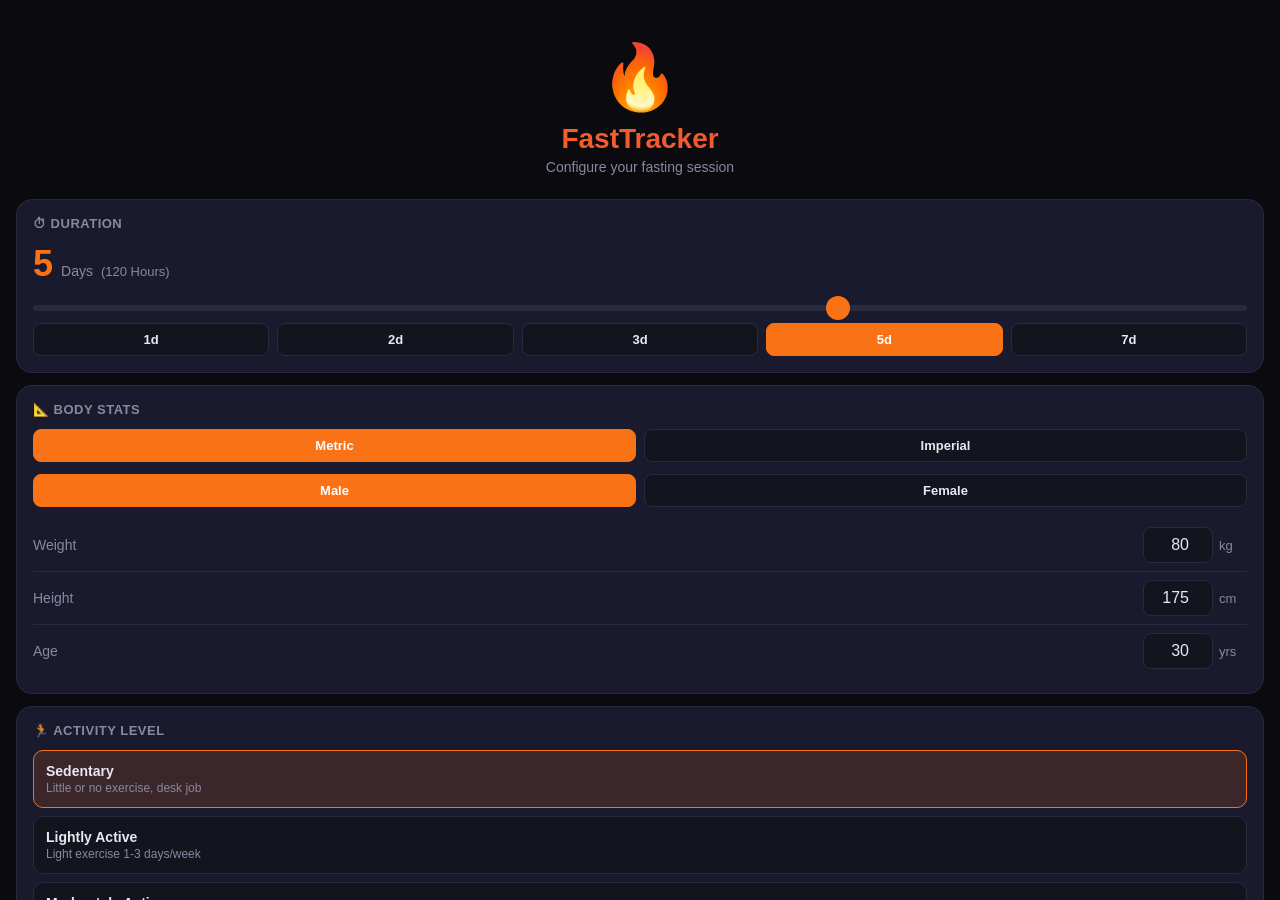
<file: docs/index.html>
<!DOCTYPE html>
<html lang="en">
<head>
  <meta charset="UTF-8">
  <meta name="viewport" content="width=device-width, initial-scale=1.0, viewport-fit=cover, user-scalable=no">
  <meta name="apple-mobile-web-app-capable" content="yes">
  <meta name="apple-mobile-web-app-status-bar-style" content="black-translucent">
  <meta name="apple-mobile-web-app-title" content="FastTracker">
  <meta name="theme-color" content="#0a0a0f">
  <link rel="manifest" href="manifest.json">
  <link rel="apple-touch-icon" href="icons/icon-192.png">
  <title>FastTracker</title>
  <link rel="stylesheet" href="style.css">
</head>
<body>

  <!-- ============ SETUP SCREEN ============ -->
  <div id="setup-screen" class="screen active">
    <div class="setup-container">
      <div class="setup-header">
        <div class="setup-icon">🔥</div>
        <h1>FastTracker</h1>
        <p class="subtitle">Configure your fasting session</p>
      </div>

      <!-- Duration -->
      <div class="card">
        <div class="card-label">⏱ Duration</div>
        <div class="duration-display">
          <span id="duration-value" class="big-number">5</span>
          <span class="unit">Days</span>
          <span id="duration-hours" class="secondary">(120 Hours)</span>
        </div>
        <input type="range" id="duration-slider" min="1" max="7" value="5" step="1">
        <div class="quick-picks">
          <button class="chip" data-days="1">1d</button>
          <button class="chip" data-days="2">2d</button>
          <button class="chip" data-days="3">3d</button>
          <button class="chip active" data-days="5">5d</button>
          <button class="chip" data-days="7">7d</button>
        </div>
      </div>

      <!-- Body Stats -->
      <div class="card">
        <div class="card-label">📐 Body Stats</div>
        <div class="unit-toggle">
          <button id="btn-metric" class="toggle-btn active">Metric</button>
          <button id="btn-imperial" class="toggle-btn">Imperial</button>
        </div>

        <div class="gender-toggle">
          <button id="btn-male" class="toggle-btn active">Male</button>
          <button id="btn-female" class="toggle-btn">Female</button>
        </div>

        <div class="input-row">
          <label>Weight</label>
          <div class="input-group">
            <input type="number" id="weight-input" value="80" inputmode="decimal">
            <span id="weight-unit" class="input-unit">kg</span>
          </div>
        </div>
        <div class="input-row">
          <label>Height</label>
          <div class="input-group">
            <input type="number" id="height-input" value="175" inputmode="decimal">
            <span id="height-unit" class="input-unit">cm</span>
          </div>
        </div>
        <div class="input-row">
          <label>Age</label>
          <div class="input-group">
            <input type="number" id="age-input" value="30" inputmode="numeric">
            <span class="input-unit">yrs</span>
          </div>
        </div>
      </div>

      <!-- Activity Level -->
      <div class="card">
        <div class="card-label">🏃 Activity Level</div>
        <div class="activity-options">
          <button class="activity-btn active" data-level="sedentary" data-mult="1.2">
            <strong>Sedentary</strong>
            <span>Little or no exercise, desk job</span>
          </button>
          <button class="activity-btn" data-level="light" data-mult="1.375">
            <strong>Lightly Active</strong>
            <span>Light exercise 1-3 days/week</span>
          </button>
          <button class="activity-btn" data-level="moderate" data-mult="1.55">
            <strong>Moderately Active</strong>
            <span>Moderate exercise 3-5 days/week</span>
          </button>
          <button class="activity-btn" data-level="active" data-mult="1.725">
            <strong>Very Active</strong>
            <span>Hard exercise 6-7 days/week</span>
          </button>
        </div>
      </div>

      <!-- Preview -->
      <div class="card preview-card">
        <div class="card-label">📊 Estimated Results</div>
        <div class="preview-stats">
          <div class="preview-stat">
            <span id="preview-daily" class="big-number small">1920</span>
            <span class="unit">kcal/day</span>
          </div>
          <div class="preview-stat">
            <span id="preview-total" class="big-number small">8928</span>
            <span class="unit">total kcal</span>
          </div>
          <div class="preview-stat">
            <span id="preview-weight" class="big-number small">2.8</span>
            <span id="preview-weight-unit" class="unit">kg loss</span>
          </div>
        </div>
        <p class="disclaimer">Estimates based on Mifflin-St Jeor equation. Actual results vary.</p>
      </div>

      <button id="start-btn" class="primary-btn">🔥 Begin Fast</button>
    </div>
  </div>

  <!-- ============ MAIN APP (tabs) ============ -->
  <div id="app-screen" class="screen">

    <!-- Tab Content -->
    <div id="tab-dashboard" class="tab-content active">
      <div class="scroll-area">
        <!-- Timer Ring -->
        <div class="card timer-card">
          <div class="ring-container">
            <svg class="progress-ring" viewBox="0 0 200 200">
              <circle class="ring-bg" cx="100" cy="100" r="88" />
              <circle id="ring-progress" class="ring-fg" cx="100" cy="100" r="88"
                stroke-dasharray="553" stroke-dashoffset="553" />
            </svg>
            <div class="ring-center">
              <div id="elapsed-time" class="elapsed-time">0h 00m 00s</div>
              <div id="progress-pct" class="progress-pct">0%</div>
              <div class="progress-label">Complete</div>
            </div>
          </div>
          <div class="timer-meta">
            <span>⏱ Remaining: <strong id="remaining-time">5d 0h 0m</strong></span>
          </div>
          <div class="timer-meta">
            <span>📅 Ends: <strong id="end-date">--</strong></span>
          </div>
          <button id="edit-times-btn" class="edit-times-btn">✏️ Edit Times</button>
        </div>

        <!-- Phase -->
        <div class="card phase-card">
          <div class="phase-left">
            <span class="phase-icon">⚡</span>
            <div>
              <div class="phase-subtitle">Current Phase</div>
              <div id="current-phase" class="phase-name">Fed State</div>
            </div>
          </div>
          <div id="current-day" class="phase-day">Day 1</div>
        </div>

        <!-- Stats Grid -->
        <div class="stats-grid">
          <div class="stat-card">
            <div class="stat-icon orange">🔥</div>
            <div id="stat-calories" class="stat-value">0</div>
            <div class="stat-unit">kcal</div>
            <div class="stat-label">Calories Burned</div>
          </div>
          <div class="stat-card">
            <div class="stat-icon green">⚖️</div>
            <div id="stat-weightkg" class="stat-value">0.0</div>
            <div class="stat-unit">kg lost</div>
            <div class="stat-label">Weight Lost</div>
          </div>
          <div class="stat-card">
            <div class="stat-icon blue">⚖️</div>
            <div id="stat-weightlbs" class="stat-value">0.0</div>
            <div class="stat-unit">lbs lost</div>
            <div class="stat-label">Weight Lost</div>
          </div>
          <div class="stat-card">
            <div class="stat-icon red">📊</div>
            <div id="stat-daily" class="stat-value">0</div>
            <div class="stat-unit">kcal/day</div>
            <div class="stat-label">Daily Burn Rate</div>
          </div>
        </div>

        <!-- Fuel Sources -->
        <div class="card">
          <div class="card-label">⛽ Energy Sources</div>
          <div class="fuel-row">
            <span class="fuel-label">Glucose</span>
            <div class="fuel-bar-track"><div id="fuel-glucose" class="fuel-bar blue" style="width:70%"></div></div>
            <span id="fuel-glucose-pct" class="fuel-pct">70%</span>
          </div>
          <div class="fuel-row">
            <span class="fuel-label">Fat</span>
            <div class="fuel-bar-track"><div id="fuel-fat" class="fuel-bar orange" style="width:25%"></div></div>
            <span id="fuel-fat-pct" class="fuel-pct">25%</span>
          </div>
          <div class="fuel-row">
            <span class="fuel-label">Ketones</span>
            <div class="fuel-bar-track"><div id="fuel-ketones" class="fuel-bar purple" style="width:5%"></div></div>
            <span id="fuel-ketones-pct" class="fuel-pct">5%</span>
          </div>
        </div>

        <!-- Next Event -->
        <div id="next-event-card" class="card next-event-card">
          <div class="next-event-header">
            <span class="card-label">🔮 Coming Up Next</span>
            <span id="next-event-eta" class="event-eta">in ~4h</span>
          </div>
          <div class="next-event-body">
            <div id="next-event-icon" class="event-icon-circle">⏳</div>
            <div>
              <div id="next-event-title" class="next-event-title">--</div>
              <div id="next-event-desc" class="next-event-desc">--</div>
            </div>
          </div>
        </div>

        <!-- End Fast -->
        <button id="end-fast-btn" class="end-btn">⏹ End Fast</button>
      </div>
    </div>

    <div id="tab-timeline" class="tab-content">
      <div class="scroll-area">
        <div class="timeline-header">
          <h2>Physiological Timeline</h2>
          <span id="events-count" class="events-count">0/22</span>
        </div>
        <div class="filter-chips" id="filter-chips">
          <button class="filter-chip active" data-filter="all">All</button>
          <button class="filter-chip" data-filter="metabolic">Metabolic</button>
          <button class="filter-chip" data-filter="cellular">Cellular</button>
          <button class="filter-chip" data-filter="hormonal">Hormonal</button>
          <button class="filter-chip" data-filter="neurological">Neurological</button>
          <button class="filter-chip" data-filter="immune">Immune</button>
        </div>
        <div id="timeline-list" class="timeline-list"></div>
      </div>
    </div>

    <div id="tab-stats" class="tab-content">
      <div class="scroll-area">

        <!-- Weight Detail -->
        <div class="card">
          <div class="card-label">⚖️ Weight Tracking</div>
          <div class="weight-flow">
            <div class="weight-box">
              <div class="weight-box-label">Starting</div>
              <div id="stats-start-weight" class="weight-box-value">80.0</div>
              <div id="stats-start-weight-unit" class="weight-box-unit">kg</div>
            </div>
            <div class="weight-arrow">→</div>
            <div class="weight-box">
              <div class="weight-box-label">Estimated Now</div>
              <div id="stats-current-weight" class="weight-box-value green">78.5</div>
              <div id="stats-current-weight-unit" class="weight-box-unit">kg</div>
            </div>
            <div class="weight-arrow">↓</div>
            <div class="weight-box">
              <div class="weight-box-label">Lost</div>
              <div id="stats-lost-weight" class="weight-box-value orange">-1.5</div>
              <div id="stats-lost-weight-unit" class="weight-box-unit">kg</div>
            </div>
          </div>
          <hr class="divider">
          <div class="card-label" style="margin-bottom:8px;">Weight Loss Breakdown</div>
          <div class="breakdown-row">
            <span class="dot blue"></span>
            <span>Water weight</span>
            <span id="stats-water-loss" class="breakdown-val">0.0 kg</span>
          </div>
          <div class="breakdown-row">
            <span class="dot orange"></span>
            <span>Fat loss</span>
            <span id="stats-fat-loss" class="breakdown-val">0.0 kg</span>
          </div>
        </div>

        <!-- Calories Detail -->
        <div class="card">
          <div class="card-label">🔥 Calorie Burn</div>
          <div class="cal-hero">
            <span id="stats-total-cal" class="big-number">0</span>
            <span class="unit">Total kcal burned</span>
          </div>
          <div class="cal-meta">
            <div>Daily rate: <strong id="stats-daily-rate">0</strong> kcal</div>
            <div>Hourly rate: <strong id="stats-hourly-rate">0</strong> kcal</div>
            <div>BMR: <strong id="stats-bmr">0</strong> kcal</div>
          </div>
          <hr class="divider">
          <div class="card-label" style="margin-bottom:8px;">Daily Breakdown</div>
          <div id="stats-daily-breakdown"></div>
        </div>

        <!-- Metabolic -->
        <div class="card">
          <div class="card-label">🧪 Metabolic State</div>
          <div class="metabolic-row">
            <span>Estimated Blood Ketones</span>
            <span id="stats-ketones" class="purple bold">~0.1 mmol/L</span>
          </div>
          <div class="metabolic-row">
            <span>Ketosis Level</span>
            <span id="stats-ketosis-level" class="secondary">Not in ketosis</span>
          </div>
          <hr class="divider">
          <div class="card-label" style="margin-bottom:8px;">Key Insights</div>
          <div class="insight-row">
            <span>🔥 Fat Burned</span>
            <span id="stats-fat-grams" class="bold">~0 g</span>
          </div>
          <div class="insight-row">
            <span>⚡ Metabolic Rate</span>
            <span id="stats-metabolic-rate" class="bold">~100% baseline</span>
          </div>
          <div class="insight-row">
            <span>📈 Growth Hormone</span>
            <span id="stats-hgh" class="bold purple">~1x baseline</span>
          </div>
          <div class="insight-row">
            <span>💉 Insulin Level</span>
            <span id="stats-insulin" class="bold">Decreasing</span>
          </div>
        </div>
      </div>
    </div>

    <!-- Tab Bar -->
    <nav class="tab-bar">
      <button class="tab active" data-tab="dashboard">
        <span class="tab-icon">⏱</span>
        <span class="tab-label">Dashboard</span>
      </button>
      <button class="tab" data-tab="timeline">
        <span class="tab-icon">📋</span>
        <span class="tab-label">Timeline</span>
      </button>
      <button class="tab" data-tab="stats">
        <span class="tab-icon">📊</span>
        <span class="tab-label">Stats</span>
      </button>
    </nav>
  </div>

  <script src="app.js"></script>
</body>
</html>
</file>
<file: docs/style.css>
/* ===== RESET & BASE ===== */
*, *::before, *::after { box-sizing: border-box; margin: 0; padding: 0; }

:root {
  --bg: #0a0a0f;
  --bg2: #14141f;
  --card: #1a1a2e;
  --card-border: #2a2a3e;
  --text: #e8e8f0;
  --text2: #8888a0;
  --orange: #f97316;
  --orange-dim: rgba(249, 115, 22, 0.15);
  --blue: #3b82f6;
  --blue-dim: rgba(59, 130, 246, 0.15);
  --green: #22c55e;
  --green-dim: rgba(34, 197, 94, 0.15);
  --purple: #a855f7;
  --purple-dim: rgba(168, 85, 247, 0.15);
  --red: #ef4444;
  --red-dim: rgba(239, 68, 68, 0.15);
  --radius: 16px;
  --safe-top: env(safe-area-inset-top, 20px);
  --safe-bottom: env(safe-area-inset-bottom, 0px);
}

html, body {
  font-family: -apple-system, BlinkMacSystemFont, 'SF Pro', 'Segoe UI', sans-serif;
  background: var(--bg);
  color: var(--text);
  height: 100%;
  overflow: hidden;
  -webkit-text-size-adjust: 100%;
  -webkit-tap-highlight-color: transparent;
}

/* ===== SCREENS ===== */
.screen { display: none; height: 100%; }
.screen.active { display: flex; flex-direction: column; }

/* ===== SCROLLABLE AREAS ===== */
.scroll-area {
  flex: 1;
  overflow-y: auto;
  -webkit-overflow-scrolling: touch;
  padding: 16px 16px calc(80px + var(--safe-bottom));
}

/* ===== SETUP SCREEN ===== */
#setup-screen {
  overflow-y: auto;
  -webkit-overflow-scrolling: touch;
  padding: calc(var(--safe-top) + 16px) 16px calc(var(--safe-bottom) + 16px);
}

.setup-header {
  text-align: center;
  padding: 24px 0;
}

.setup-icon { font-size: 64px; margin-bottom: 8px; }

.setup-header h1 {
  font-size: 28px;
  font-weight: 800;
  background: linear-gradient(135deg, var(--orange), var(--red));
  -webkit-background-clip: text;
  -webkit-text-fill-color: transparent;
}

.subtitle { color: var(--text2); font-size: 14px; margin-top: 4px; }

/* ===== CARDS ===== */
.card {
  background: var(--card);
  border: 1px solid var(--card-border);
  border-radius: var(--radius);
  padding: 16px;
  margin-bottom: 12px;
}

.card-label {
  font-size: 13px;
  font-weight: 700;
  color: var(--text2);
  margin-bottom: 12px;
  text-transform: uppercase;
  letter-spacing: 0.5px;
}

/* ===== DURATION ===== */
.duration-display {
  display: flex;
  align-items: baseline;
  gap: 8px;
  margin-bottom: 12px;
}

.big-number {
  font-size: 36px;
  font-weight: 800;
  color: var(--orange);
}

.big-number.small { font-size: 24px; }

.unit { font-size: 14px; color: var(--text2); }

.secondary { font-size: 13px; color: var(--text2); }

input[type="range"] {
  -webkit-appearance: none;
  width: 100%;
  height: 6px;
  background: var(--card-border);
  border-radius: 3px;
  outline: none;
  margin-bottom: 12px;
}

input[type="range"]::-webkit-slider-thumb {
  -webkit-appearance: none;
  width: 24px;
  height: 24px;
  background: var(--orange);
  border-radius: 50%;
  cursor: pointer;
}

.quick-picks { display: flex; gap: 8px; }

.chip {
  flex: 1;
  padding: 8px;
  font-size: 13px;
  font-weight: 600;
  border: 1px solid var(--card-border);
  border-radius: 8px;
  background: var(--bg2);
  color: var(--text);
  cursor: pointer;
  transition: all 0.2s;
}

.chip.active {
  background: var(--orange);
  color: #fff;
  border-color: var(--orange);
}

/* ===== TOGGLE BUTTONS ===== */
.unit-toggle, .gender-toggle {
  display: flex;
  gap: 8px;
  margin-bottom: 12px;
}

.toggle-btn {
  flex: 1;
  padding: 8px;
  font-size: 13px;
  font-weight: 600;
  border: 1px solid var(--card-border);
  border-radius: 8px;
  background: var(--bg2);
  color: var(--text);
  cursor: pointer;
  transition: all 0.2s;
}

.toggle-btn.active {
  background: var(--orange);
  color: #fff;
  border-color: var(--orange);
}

/* ===== INPUT ROWS ===== */
.input-row {
  display: flex;
  align-items: center;
  justify-content: space-between;
  padding: 8px 0;
  border-bottom: 1px solid var(--card-border);
}

.input-row:last-child { border-bottom: none; }

.input-row label { font-size: 14px; color: var(--text2); }

.input-group { display: flex; align-items: center; gap: 6px; }

.input-group input {
  width: 70px;
  padding: 8px;
  font-size: 16px;
  text-align: right;
  background: var(--bg2);
  border: 1px solid var(--card-border);
  border-radius: 8px;
  color: var(--text);
  outline: none;
}

.input-group input:focus { border-color: var(--orange); }

.input-unit { font-size: 13px; color: var(--text2); width: 28px; }

/* ===== ACTIVITY LEVEL ===== */
.activity-options { display: flex; flex-direction: column; gap: 8px; }

.activity-btn {
  display: flex;
  flex-direction: column;
  gap: 2px;
  padding: 12px;
  border: 1px solid var(--card-border);
  border-radius: 10px;
  background: var(--bg2);
  color: var(--text);
  text-align: left;
  cursor: pointer;
  transition: all 0.2s;
}

.activity-btn strong { font-size: 14px; }
.activity-btn span { font-size: 12px; color: var(--text2); }

.activity-btn.active {
  border-color: var(--orange);
  background: var(--orange-dim);
}

/* ===== PREVIEW ===== */
.preview-stats {
  display: flex;
  justify-content: space-between;
  margin-bottom: 8px;
}

.preview-stat { text-align: center; }

.disclaimer { font-size: 11px; color: var(--text2); }

/* ===== START BUTTON ===== */
.primary-btn {
  width: 100%;
  padding: 16px;
  font-size: 17px;
  font-weight: 700;
  color: #fff;
  background: linear-gradient(135deg, var(--orange), var(--red));
  border: none;
  border-radius: var(--radius);
  cursor: pointer;
  margin-top: 8px;
  margin-bottom: 24px;
  box-shadow: 0 6px 20px rgba(249, 115, 22, 0.3);
  transition: transform 0.15s;
}

.primary-btn:active { transform: scale(0.97); }

/* ===== TAB BAR ===== */
.tab-bar {
  display: flex;
  background: var(--card);
  border-top: 1px solid var(--card-border);
  padding: 6px 0 calc(6px + var(--safe-bottom));
  position: fixed;
  bottom: 0;
  left: 0;
  right: 0;
  z-index: 100;
}

.tab {
  flex: 1;
  display: flex;
  flex-direction: column;
  align-items: center;
  gap: 2px;
  padding: 6px;
  border: none;
  background: none;
  color: var(--text2);
  cursor: pointer;
  transition: color 0.2s;
}

.tab.active { color: var(--orange); }
.tab-icon { font-size: 20px; }
.tab-label { font-size: 10px; font-weight: 600; }

.tab-content { display: none; flex: 1; overflow: hidden; }
.tab-content.active { display: flex; flex-direction: column; }

#app-screen {
  padding-top: var(--safe-top);
}

/* ===== TIMER / PROGRESS RING ===== */
.timer-card { text-align: center; }

.ring-container {
  position: relative;
  width: 200px;
  height: 200px;
  margin: 0 auto 12px;
}

.progress-ring { width: 100%; height: 100%; transform: rotate(-90deg); }

.ring-bg {
  fill: none;
  stroke: var(--card-border);
  stroke-width: 10;
}

.ring-fg {
  fill: none;
  stroke: url(#ring-gradient);
  stroke-width: 10;
  stroke-linecap: round;
  transition: stroke-dashoffset 1s ease;
}

.ring-center {
  position: absolute;
  top: 50%;
  left: 50%;
  transform: translate(-50%, -50%);
  text-align: center;
}

.elapsed-time {
  font-size: 17px;
  font-weight: 700;
  font-variant-numeric: tabular-nums;
  font-family: 'SF Mono', 'Menlo', monospace;
}

.progress-pct {
  font-size: 32px;
  font-weight: 800;
  color: var(--orange);
}

.progress-label { font-size: 12px; color: var(--text2); }

.timer-meta {
  font-size: 13px;
  color: var(--text2);
  margin-top: 4px;
}

/* ===== PHASE CARD ===== */
.phase-card {
  display: flex;
  align-items: center;
  justify-content: space-between;
}

.phase-left { display: flex; align-items: center; gap: 10px; }
.phase-icon { font-size: 24px; }
.phase-subtitle { font-size: 11px; color: var(--text2); }
.phase-name { font-size: 16px; font-weight: 700; }
.phase-day { font-size: 20px; font-weight: 800; color: var(--orange); }

/* ===== STATS GRID ===== */
.stats-grid {
  display: grid;
  grid-template-columns: 1fr 1fr;
  gap: 10px;
  margin-bottom: 12px;
}

.stat-card {
  background: var(--card);
  border: 1px solid var(--card-border);
  border-radius: var(--radius);
  padding: 14px;
}

.stat-icon { font-size: 18px; margin-bottom: 6px; }
.stat-value { font-size: 22px; font-weight: 800; }
.stat-unit { font-size: 11px; color: var(--text2); margin-top: 2px; }
.stat-label { font-size: 11px; color: var(--text2); margin-top: 2px; }

/* ===== FUEL BARS ===== */
.fuel-row {
  display: flex;
  align-items: center;
  gap: 8px;
  margin-bottom: 10px;
}

.fuel-label { font-size: 12px; width: 55px; color: var(--text2); }
.fuel-pct { font-size: 12px; font-weight: 700; width: 35px; text-align: right; }

.fuel-bar-track {
  flex: 1;
  height: 8px;
  background: var(--card-border);
  border-radius: 4px;
  overflow: hidden;
}

.fuel-bar {
  height: 100%;
  border-radius: 4px;
  transition: width 1s ease;
}

.fuel-bar.blue { background: var(--blue); }
.fuel-bar.orange { background: var(--orange); }
.fuel-bar.purple { background: var(--purple); }

/* ===== NEXT EVENT ===== */
.next-event-card { }

.next-event-header {
  display: flex;
  justify-content: space-between;
  align-items: center;
  margin-bottom: 10px;
}

.event-eta { font-size: 13px; font-weight: 700; color: var(--orange); }

.next-event-body { display: flex; gap: 12px; align-items: flex-start; }

.event-icon-circle {
  width: 40px;
  height: 40px;
  border-radius: 10px;
  display: flex;
  align-items: center;
  justify-content: center;
  font-size: 20px;
  flex-shrink: 0;
  background: var(--orange-dim);
}

.next-event-title { font-size: 14px; font-weight: 600; margin-bottom: 2px; }
.next-event-desc { font-size: 12px; color: var(--text2); line-height: 1.4; }

/* ===== END BUTTON ===== */
.end-btn {
  width: 100%;
  padding: 14px;
  font-size: 15px;
  font-weight: 600;
  color: var(--red);
  background: var(--red-dim);
  border: 1px solid rgba(239, 68, 68, 0.3);
  border-radius: 12px;
  cursor: pointer;
  margin-top: 8px;
  transition: transform 0.15s;
}

.end-btn:active { transform: scale(0.97); }

/* ===== TIMELINE ===== */
.timeline-header {
  display: flex;
  justify-content: space-between;
  align-items: center;
  margin-bottom: 12px;
}

.timeline-header h2 { font-size: 18px; font-weight: 700; }
.events-count { font-size: 13px; color: var(--text2); }

.filter-chips {
  display: flex;
  gap: 6px;
  overflow-x: auto;
  -webkit-overflow-scrolling: touch;
  padding-bottom: 12px;
  scrollbar-width: none;
}

.filter-chips::-webkit-scrollbar { display: none; }

.filter-chip {
  padding: 6px 12px;
  font-size: 12px;
  font-weight: 600;
  white-space: nowrap;
  border: 1px solid var(--card-border);
  border-radius: 16px;
  background: var(--bg2);
  color: var(--text);
  cursor: pointer;
  transition: all 0.2s;
}

.filter-chip.active {
  background: var(--orange);
  color: #fff;
  border-color: var(--orange);
}

.filter-chip[data-filter="metabolic"].active { background: var(--orange); border-color: var(--orange); }
.filter-chip[data-filter="cellular"].active { background: var(--green); border-color: var(--green); }
.filter-chip[data-filter="hormonal"].active { background: var(--purple); border-color: var(--purple); }
.filter-chip[data-filter="neurological"].active { background: var(--blue); border-color: var(--blue); }
.filter-chip[data-filter="immune"].active { background: var(--red); border-color: var(--red); }

/* Timeline items */
.timeline-item {
  display: flex;
  gap: 14px;
  position: relative;
}

.timeline-track {
  display: flex;
  flex-direction: column;
  align-items: center;
  width: 24px;
  flex-shrink: 0;
}

.timeline-dot {
  width: 22px;
  height: 22px;
  border-radius: 50%;
  background: var(--card-border);
  display: flex;
  align-items: center;
  justify-content: center;
  font-size: 10px;
  color: #fff;
  flex-shrink: 0;
  z-index: 1;
  transition: all 0.3s;
}

.timeline-dot.completed { background: var(--orange); }
.timeline-dot.current {
  background: var(--orange);
  box-shadow: 0 0 0 4px var(--orange-dim);
}

.timeline-dot.metabolic.completed, .timeline-dot.metabolic.current { background: var(--orange); }
.timeline-dot.cellular.completed, .timeline-dot.cellular.current { background: var(--green); }
.timeline-dot.hormonal.completed, .timeline-dot.hormonal.current { background: var(--purple); }
.timeline-dot.neurological.completed, .timeline-dot.neurological.current { background: var(--blue); }
.timeline-dot.immune.completed, .timeline-dot.immune.current { background: var(--red); }

.timeline-dot.cellular.current { box-shadow: 0 0 0 4px var(--green-dim); }
.timeline-dot.hormonal.current { box-shadow: 0 0 0 4px var(--purple-dim); }
.timeline-dot.neurological.current { box-shadow: 0 0 0 4px var(--blue-dim); }
.timeline-dot.immune.current { box-shadow: 0 0 0 4px var(--red-dim); }

.timeline-line {
  width: 2px;
  flex: 1;
  min-height: 20px;
  background: var(--card-border);
  transition: background 0.3s;
}

.timeline-line.completed { background: rgba(249, 115, 22, 0.3); }

.timeline-content {
  flex: 1;
  background: var(--card);
  border: 1px solid var(--card-border);
  border-radius: 12px;
  padding: 12px;
  margin-bottom: 8px;
  transition: border-color 0.3s, background 0.3s;
}

.timeline-content.current {
  border-color: var(--orange);
  background: rgba(249, 115, 22, 0.05);
}

.timeline-content.dimmed { opacity: 0.5; }

.tl-time {
  display: inline-block;
  font-size: 11px;
  font-weight: 600;
  padding: 2px 8px;
  border-radius: 4px;
  margin-bottom: 6px;
}

.tl-time.metabolic { background: var(--orange-dim); color: var(--orange); }
.tl-time.cellular { background: var(--green-dim); color: var(--green); }
.tl-time.hormonal { background: var(--purple-dim); color: var(--purple); }
.tl-time.neurological { background: var(--blue-dim); color: var(--blue); }
.tl-time.immune { background: var(--red-dim); color: var(--red); }

.tl-category {
  font-size: 10px;
  color: var(--text2);
  margin-left: 6px;
}

.tl-title {
  font-size: 14px;
  font-weight: 600;
  margin-bottom: 4px;
}

.tl-desc {
  font-size: 12px;
  color: var(--text2);
  line-height: 1.4;
}

.tl-quote {
  font-size: 12px;
  font-style: italic;
  color: var(--orange);
  margin-top: 6px;
}

/* ===== STATS TAB ===== */
.weight-flow {
  display: flex;
  align-items: center;
  justify-content: space-between;
  gap: 8px;
}

.weight-box { text-align: center; }
.weight-box-label { font-size: 11px; color: var(--text2); margin-bottom: 4px; }
.weight-box-value { font-size: 22px; font-weight: 800; }
.weight-box-unit { font-size: 11px; color: var(--text2); }
.weight-arrow { font-size: 18px; color: var(--orange); }

.divider {
  border: none;
  border-top: 1px solid var(--card-border);
  margin: 14px 0;
}

.breakdown-row, .insight-row, .metabolic-row {
  display: flex;
  justify-content: space-between;
  align-items: center;
  padding: 6px 0;
  font-size: 13px;
}

.dot {
  width: 8px;
  height: 8px;
  border-radius: 50%;
  display: inline-block;
  margin-right: 8px;
}

.dot.blue { background: var(--blue); }
.dot.orange { background: var(--orange); }

.breakdown-val { font-weight: 600; }

.cal-hero { text-align: center; margin-bottom: 12px; }
.cal-meta { font-size: 13px; color: var(--text2); }
.cal-meta div { padding: 4px 0; display: flex; justify-content: space-between; }

.stats-day-row {
  display: flex;
  justify-content: space-between;
  font-size: 13px;
  padding: 4px 0;
}

.stats-day-row .current-tag {
  font-size: 11px;
  color: var(--orange);
  margin-left: 6px;
}

/* ===== UTILITY ===== */
.green { color: var(--green) !important; }
.orange { color: var(--orange) !important; }
.purple { color: var(--purple) !important; }
.blue { color: var(--blue) !important; }
.red { color: var(--red) !important; }
.bold { font-weight: 700; }

/* Confirm dialog overlay */
.confirm-overlay {
  position: fixed;
  inset: 0;
  background: rgba(0,0,0,0.7);
  display: flex;
  align-items: center;
  justify-content: center;
  z-index: 999;
  padding: 24px;
}

.confirm-box {
  background: var(--card);
  border: 1px solid var(--card-border);
  border-radius: var(--radius);
  padding: 24px;
  text-align: center;
  max-width: 300px;
}

.confirm-box h3 { margin-bottom: 8px; }
.confirm-box p { font-size: 14px; color: var(--text2); margin-bottom: 16px; }

.confirm-actions { display: flex; gap: 10px; }

.confirm-actions button {
  flex: 1;
  padding: 12px;
  font-size: 14px;
  font-weight: 600;
  border-radius: 10px;
  border: none;
  cursor: pointer;
}

.btn-cancel {
  background: var(--bg2);
  color: var(--text);
  border: 1px solid var(--card-border) !important;
}

.btn-confirm-end {
  background: var(--red);
  color: #fff;
}

/* ===== EDIT TIMES ===== */
.edit-times-btn {
  margin-top: 10px;
  padding: 8px 16px;
  font-size: 13px;
  font-weight: 600;
  color: var(--blue);
  background: var(--blue-dim);
  border: 1px solid rgba(59, 130, 246, 0.3);
  border-radius: 8px;
  cursor: pointer;
  transition: transform 0.15s;
}

.edit-times-btn:active { transform: scale(0.97); }

.edit-overlay {
  position: fixed;
  inset: 0;
  background: rgba(0,0,0,0.7);
  display: flex;
  align-items: center;
  justify-content: center;
  z-index: 999;
  padding: 24px;
}

.edit-box {
  background: var(--card);
  border: 1px solid var(--card-border);
  border-radius: var(--radius);
  padding: 24px;
  max-width: 320px;
  width: 100%;
}

.edit-box h3 { margin-bottom: 16px; text-align: center; }

.edit-field {
  margin-bottom: 14px;
}

.edit-field label {
  display: block;
  font-size: 12px;
  color: var(--text2);
  margin-bottom: 6px;
  font-weight: 600;
  text-transform: uppercase;
}

.edit-field input {
  width: 100%;
  padding: 10px 12px;
  font-size: 15px;
  background: var(--bg2);
  border: 1px solid var(--card-border);
  border-radius: 8px;
  color: var(--text);
  outline: none;
  color-scheme: dark;
}

.edit-field input:focus { border-color: var(--blue); }

.edit-actions { display: flex; gap: 10px; margin-top: 18px; }

.edit-actions button {
  flex: 1;
  padding: 12px;
  font-size: 14px;
  font-weight: 600;
  border-radius: 10px;
  border: none;
  cursor: pointer;
}

.btn-edit-cancel {
  background: var(--bg2);
  color: var(--text);
  border: 1px solid var(--card-border) !important;
}

.btn-edit-save {
  background: var(--blue);
  color: #fff;
}
</file>
